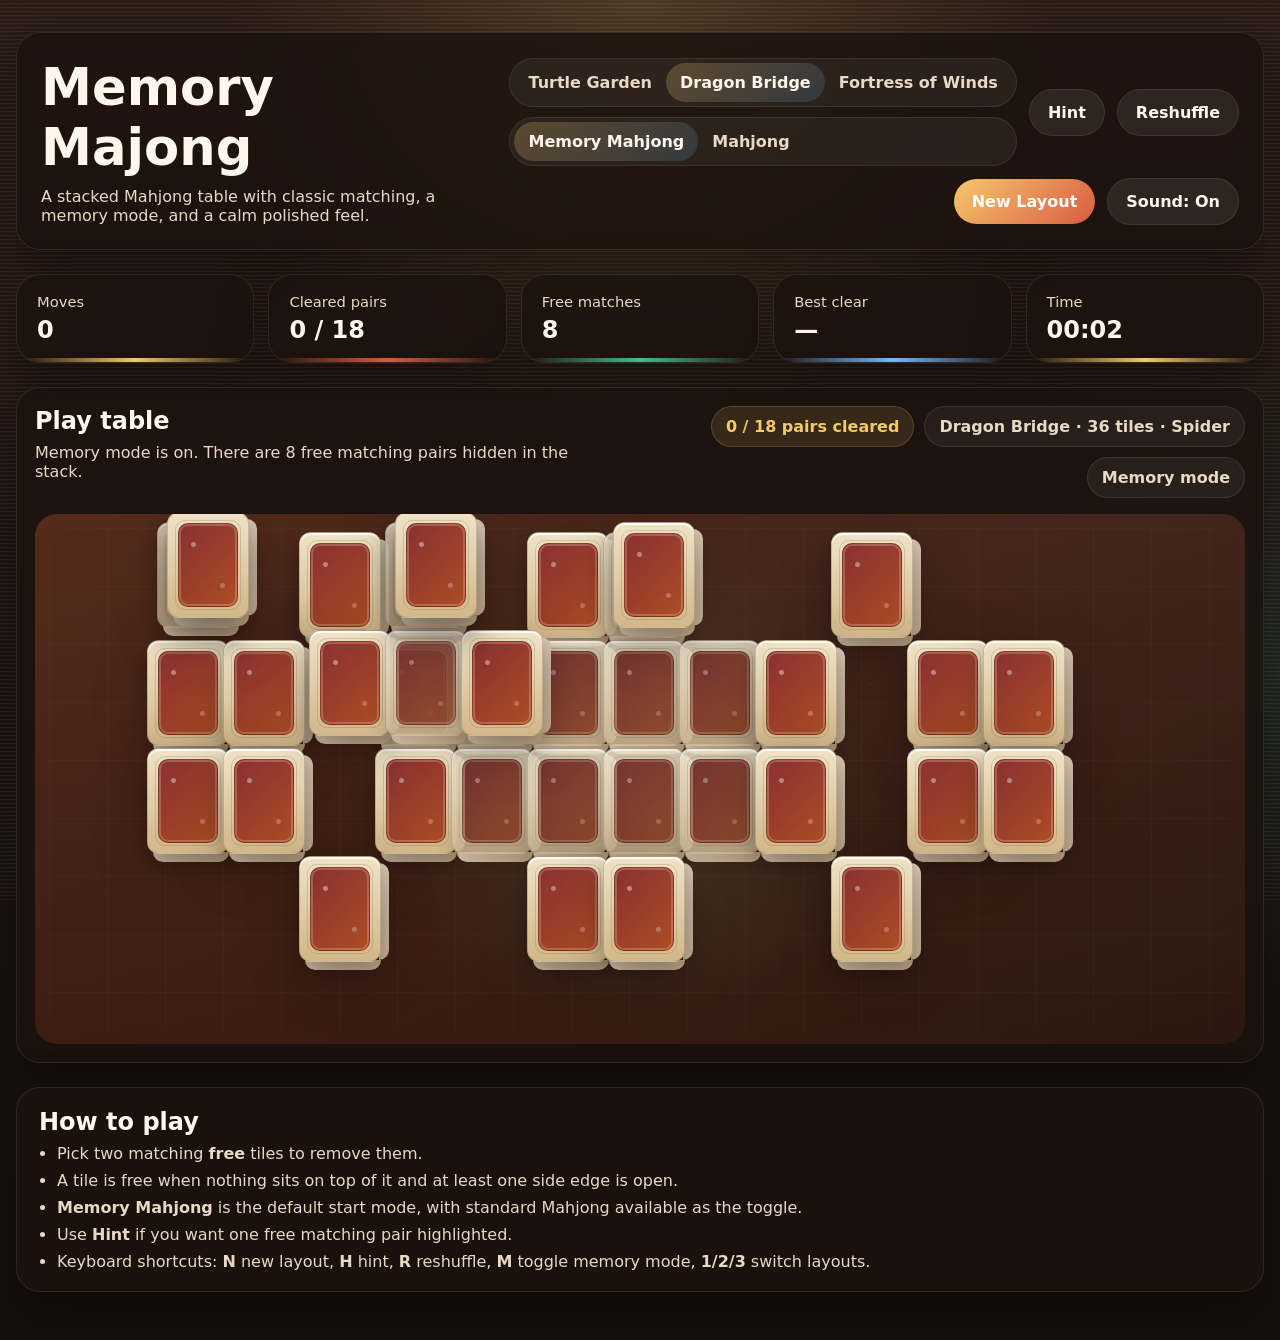
<file: index.html>
<!doctype html>
<html lang="en">
  <head>
    <meta charset="UTF-8" />
    <meta name="viewport" content="width=device-width, initial-scale=1.0" />
    <title>Memory Majong</title>
    <meta name="theme-color" content="#13261d" />
    <meta name="apple-mobile-web-app-capable" content="yes" />
    <meta name="apple-mobile-web-app-status-bar-style" content="black-translucent" />
    <meta name="apple-mobile-web-app-title" content="Memory Majong" />
    <meta name="description" content="A calm Mahjong table with classic matching, memory mode, and installable offline-friendly play." />
    <link rel="manifest" href="manifest.webmanifest" />
    <link rel="icon" href="icons/icon.svg" type="image/svg+xml" />
    <link rel="apple-touch-icon" href="icons/icon.svg" />
    <link rel="stylesheet" href="styles.css" />
  </head>
  <body>
    <main class="app">
      <header class="hero">
        <div class="hero-copy">
          <h1>Memory Majong</h1>
          <p class="subtitle">A stacked Mahjong table with classic matching, a memory mode, and a calm polished feel.</p>
        </div>

        <div class="hero-actions">
          <div class="picker-stack">
            <div class="mode-picker" role="group" aria-label="Layout difficulty">
              <button class="mode-button layout-button is-active" data-layout="easy" type="button">Turtle Garden</button>
              <button class="mode-button layout-button" data-layout="classic" type="button">Dragon Bridge</button>
              <button class="mode-button layout-button" data-layout="grand" type="button">Fortress of Winds</button>
            </div>
            <div class="mode-picker" role="group" aria-label="Game mode">
              <button class="mode-button game-mode-button is-active" data-game-mode="memory" type="button">Memory Mahjong</button>
              <button class="mode-button game-mode-button" data-game-mode="normal" type="button">Mahjong</button>
            </div>
          </div>
          <button id="hint-button" class="secondary-button" type="button">Hint</button>
          <button id="reshuffle-button" class="secondary-button" type="button">Reshuffle</button>
          <button id="new-game" class="primary-button" type="button">New Layout</button>
          <button id="sound-toggle" class="secondary-button" type="button" aria-pressed="true">Sound: On</button>
        </div>
      </header>

      <section class="stats" aria-label="Game status">
        <div class="stat-card accent-gold">
          <span class="stat-label">Moves</span>
          <strong id="moves">0</strong>
        </div>
        <div class="stat-card accent-red">
          <span class="stat-label">Cleared pairs</span>
          <strong id="matches">0 / 18</strong>
        </div>
        <div class="stat-card accent-green">
          <span class="stat-label">Free matches</span>
          <strong id="streak">0</strong>
        </div>
        <div class="stat-card accent-blue">
          <span class="stat-label">Best clear</span>
          <strong id="best-score">—</strong>
        </div>
        <div class="stat-card accent-gold">
          <span class="stat-label">Time</span>
          <strong id="elapsed-time">00:00</strong>
        </div>
      </section>

      <section class="table-shell">
        <div class="table-top">
          <div>
            <h2>Play table</h2>
            <p id="status-text" class="table-subtitle">Only free tiles can be lifted — a tile needs open air above and a free left or right edge.</p>
          </div>
          <div class="top-pills">
            <div id="progress-pill" class="progress-pill">0 / 18 pairs cleared</div>
            <div id="layout-pill" class="ghost-pill">Dragon Bridge</div>
            <div id="game-mode-pill" class="ghost-pill">Classic mode</div>
          </div>
        </div>

        <div class="board-wrap">
          <div id="board" class="board" aria-label="Mahjong solitaire board" role="grid"></div>
          <div id="table-glow" class="table-glow" aria-hidden="true"></div>
        </div>
      </section>

      <section class="how-to">
        <h2>How to play</h2>
        <ul>
          <li>Pick two matching <strong>free</strong> tiles to remove them.</li>
          <li>A tile is free when nothing sits on top of it and at least one side edge is open.</li>
          <li><strong>Memory Mahjong</strong> is the default start mode, with standard Mahjong available as the toggle.</li>
          <li>Use <strong>Hint</strong> if you want one free matching pair highlighted.</li>
          <li>Keyboard shortcuts: <strong>N</strong> new layout, <strong>H</strong> hint, <strong>R</strong> reshuffle, <strong>M</strong> toggle memory mode, <strong>1/2/3</strong> switch layouts.</li>
        </ul>
      </section>
    </main>

    <dialog id="win-dialog" class="win-dialog">
      <form method="dialog" class="win-card">
        <p class="eyebrow">Beautiful work</p>
        <h2>You cleared the table 🎉</h2>
        <p id="win-summary"></p>
        <div class="dialog-actions">
          <button class="primary-button" id="play-again" value="play-again">Play again</button>
          <button class="secondary-button" value="close">Close</button>
        </div>
      </form>
    </dialog>

    <script type="module" src="game.js"></script>
  </body>
</html>
</file>
<file: styles.css>
:root {
  color-scheme: dark;
  --bg: #1a120d;
  --bg-2: #2b1d16;
  --panel: rgba(28, 18, 14, 0.84);
  --panel-soft: rgba(255, 248, 235, 0.08);
  --text: #fff7ed;
  --muted: #e7d9c6;
  --gold: #f5c86b;
  --red: #d95b43;
  --jade: #43bf8f;
  --blue: #74baff;
  --shadow: 0 18px 50px rgba(0, 0, 0, 0.35);
  --tile-width: 82px;
  --tile-height: 106px;
  --step-x: 38px;
  --step-y: 54px;
  --lift-x: 10px;
  --lift-y: 10px;
}

* { box-sizing: border-box; }
body {
  margin: 0;
  min-height: 100vh;
  font-family: Inter, ui-sans-serif, system-ui, -apple-system, BlinkMacSystemFont, "Segoe UI", sans-serif;
  color: var(--text);
  background:
    radial-gradient(circle at top, rgba(245, 200, 107, 0.18), transparent 28%),
    radial-gradient(circle at right, rgba(60, 191, 138, 0.12), transparent 22%),
    linear-gradient(180deg, #2a1b15 0%, #140f0c 100%);
}
body::before {
  content: "";
  position: fixed;
  inset: 0;
  pointer-events: none;
  opacity: 0.08;
  background-image: linear-gradient(transparent 0, transparent calc(100% - 1px), rgba(255,255,255,0.8) calc(100% - 1px));
  background-size: 100% 4px;
}
body::after {
  content: "";
  position: fixed;
  inset: 0;
  pointer-events: none;
  opacity: 0.24;
  background:
    radial-gradient(circle at 12% 18%, rgba(255,255,255,0.16) 0 1px, transparent 2px),
    radial-gradient(circle at 84% 22%, rgba(255,255,255,0.14) 0 1px, transparent 2px),
    radial-gradient(circle at 68% 76%, rgba(245,200,107,0.16) 0 1px, transparent 2px),
    radial-gradient(circle at 24% 82%, rgba(105,183,255,0.12) 0 1px, transparent 2px);
}
button { font: inherit; touch-action: manipulation; }
.app { width: min(1280px, calc(100% - 32px)); margin: 0 auto; padding: 32px 0 48px; }
.hero,.stat-card,.table-shell,.how-to,.win-card {
  background: var(--panel);
  backdrop-filter: blur(16px);
  border: 1px solid rgba(255, 248, 235, 0.09);
  border-radius: 24px;
  box-shadow: var(--shadow);
}
.hero { display: flex; justify-content: space-between; align-items: end; gap: 20px; margin-bottom: 24px; padding: 24px; }
.hero-actions { display:flex; gap:12px; flex-wrap:wrap; justify-content:end; align-items:center; }
.picker-stack { display:flex; flex-direction:column; gap:10px; }
.eyebrow { margin:0 0 6px; color:var(--gold); font-size:.8rem; font-weight:700; letter-spacing:.12em; text-transform:uppercase; }
h1,h2,p { margin-top:0; }
h1 { margin-bottom:10px; font-size:clamp(2rem,4vw,3.5rem); }
h2 { margin-bottom:8px; }
.subtitle,.table-subtitle,.how-to ul { color:var(--muted); }
.subtitle { margin-bottom:0; max-width:58ch; }
.mode-picker {
  display:inline-flex; padding:4px; border-radius:999px; background:rgba(255,255,255,0.05); border:1px solid rgba(255,255,255,0.08);
  flex-wrap: wrap;
}
.mode-button {
  border:0; background:transparent; color:var(--muted); padding:10px 14px; border-radius:999px; cursor:pointer; font-weight:700;
}
.mode-button.is-active { background:linear-gradient(135deg, rgba(245,200,107,.24), rgba(105,183,255,.15)); color:var(--text); }
.stats { display:grid; grid-template-columns:repeat(auto-fit,minmax(150px,1fr)); gap:14px; margin-bottom:24px; }
.stat-card { padding:18px 20px; position:relative; overflow:hidden; }
.stat-card::after { content:""; position:absolute; inset:auto 0 0 0; height:4px; }
.accent-gold::after { background: linear-gradient(90deg, transparent, var(--gold), transparent); }
.accent-red::after { background: linear-gradient(90deg, transparent, var(--red), transparent); }
.accent-green::after { background: linear-gradient(90deg, transparent, var(--jade), transparent); }
.accent-blue::after { background: linear-gradient(90deg, transparent, var(--blue), transparent); }
.stat-label { display:block; margin-bottom:6px; color:var(--muted); font-size:.92rem; }
.stat-card strong { font-size:1.5rem; }
.table-shell { padding:18px; }
.table-top { display:flex; justify-content:space-between; align-items:center; gap:16px; margin-bottom:16px; }
.top-pills { display:flex; gap:10px; flex-wrap:wrap; justify-content:end; }
.progress-pill,.ghost-pill {
  border-radius:999px; padding:10px 14px; font-weight:700; white-space:nowrap;
}
.progress-pill { background:rgba(245, 200, 107, 0.12); border:1px solid rgba(245, 200, 107, 0.18); color:var(--gold); }
.ghost-pill { background:rgba(255,255,255,0.05); border:1px solid rgba(255,255,255,0.09); color:var(--muted); }
.board-wrap {
  position:relative; padding:18px; border-radius:22px; overflow:auto;
  display:flex;
  justify-content:center;
  align-items:flex-start;
  -webkit-overflow-scrolling: touch;
  overscroll-behavior: contain;
  touch-action: pan-x pan-y;
  background:
    radial-gradient(circle at center, rgba(60, 191, 138, 0.09), transparent 40%),
    linear-gradient(180deg, rgba(255,255,255,0.03), rgba(0,0,0,0.12)),
    linear-gradient(135deg, rgba(88, 41, 23, 0.85), rgba(53, 28, 20, 0.92));
}
.board-wrap::before {
  content: "";
  position: absolute;
  inset: 14px;
  border-radius: 18px;
  background:
    linear-gradient(90deg, rgba(255,255,255,0.025) 1px, transparent 1px),
    linear-gradient(rgba(255,255,255,0.025) 1px, transparent 1px);
  background-size: 58px 58px;
  pointer-events: none;
}
.table-glow {
  position:absolute; inset:-20% -10%; pointer-events:none; background:radial-gradient(circle at center, rgba(245,200,107,.08), transparent 30%);
  opacity:.8; animation: pulse 5.5s ease-in-out infinite;
}
@keyframes pulse { 0%,100% { transform:scale(1); opacity:.45; } 50% { transform:scale(1.08); opacity:.8; } }
@keyframes pairCelebrateLeft {
  0% { transform: translateY(0) scale(1); }
  45% { transform: translate(12px, -6px) scale(1.04); }
  100% { transform: translate(22px, -10px) scale(0.96); opacity: 0; }
}
@keyframes pairCelebrateRight {
  0% { transform: translateY(0) scale(1); }
  45% { transform: translate(-12px, -6px) scale(1.04); }
  100% { transform: translate(-22px, -10px) scale(0.96); opacity: 0; }
}
.board {
  position: relative;
  z-index: 1;
  width: calc(var(--board-width) + 48px);
  height: calc(var(--board-height) + 48px);
  min-width: calc(var(--board-width) + 48px);
  min-height: calc(var(--board-height) + 48px);
  flex: 0 0 auto;
}
.tile {
  position:absolute;
  width: var(--tile-width);
  height: var(--tile-height);
  padding: 0;
  border: 0;
  background: transparent;
  cursor: pointer;
  transform: translateY(0);
  transition: transform 160ms ease, filter 180ms ease, opacity 180ms ease;
}
.tile:hover:not(:disabled) { transform: translateY(-4px); }
.tile.is-celebrating-left {
  animation: pairCelebrateLeft 360ms ease forwards;
}
.tile.is-celebrating-right {
  animation: pairCelebrateRight 360ms ease forwards;
}
.tile:disabled { cursor: default; }
.tile:focus-visible { outline: 3px solid #fde68a; outline-offset: 5px; }
.tile.is-removed { opacity: 0; pointer-events: none; transform: scale(0.92); }
.tile.is-free .tile-face { filter: drop-shadow(0 10px 24px rgba(0,0,0,.25)); }
.tile.is-selected .tile-face { transform: translate(-4px, -4px); box-shadow: 0 0 0 2px rgba(245,200,107,.65), 0 18px 28px rgba(0,0,0,.28); }
.tile.is-hinted .tile-face { box-shadow: 0 0 0 2px rgba(116,186,255,.7), 0 0 24px rgba(116,186,255,.24); }
.tile.is-blocked .tile-face { opacity: .84; filter: saturate(.8); }
.tile.is-concealed .tile-face { background: linear-gradient(180deg, #efe3c7 0%, #d2b789 100%); }
.tile.is-top .tile-face { box-shadow: 0 18px 28px rgba(0,0,0,.28); }
.tile-side,
.tile-front-edge,
.tile-face {
  position:absolute;
  border-radius: 12px;
}
.tile-face {
  inset: 0;
  background: linear-gradient(180deg, #fffdf8 0%, #f5eddd 78%, #ead8bf 100%);
  border: 1px solid rgba(69, 48, 35, 0.22);
  box-shadow: 0 12px 20px rgba(0,0,0,.18), inset 0 2px 0 rgba(255,255,255,.95);
  overflow: hidden;
}
.tile-face::before {
  content: "";
  position:absolute;
  inset: 7px;
  border-radius: 10px;
  border: 1px solid rgba(69,48,35,.13);
}
.tile-face--back::before {
  border-color: rgba(91, 57, 26, 0.18);
}
.tile-side {
  top: 7px;
  right: -8px;
  width: 10px;
  height: calc(100% - 9px);
  border-radius: 0 10px 10px 0;
  background: linear-gradient(180deg, #dccbb5 0%, #cbb498 100%);
}
.tile-back-pattern {
  position: absolute;
  inset: 10px;
  border-radius: 10px;
  background:
    radial-gradient(circle at 25% 25%, rgba(255,255,255,0.38) 0 2px, transparent 3px),
    radial-gradient(circle at 75% 75%, rgba(255,255,255,0.24) 0 2px, transparent 3px),
    linear-gradient(135deg, rgba(129, 34, 38, 0.92), rgba(169, 71, 31, 0.95));
  border: 1px solid rgba(91, 30, 22, 0.28);
  box-shadow: inset 0 0 0 2px rgba(255, 240, 214, 0.22);
}
.tile-front-edge {
  left: 6px;
  right: 0;
  bottom: -8px;
  height: 10px;
  border-radius: 0 0 12px 12px;
  background: linear-gradient(90deg, #dbc7ae 0%, #c6ab89 100%);
}
.tile-ink {
  position:absolute;
  inset: 0;
  padding:10px 8px;
}
.tile-pip,
.tile-honor {
  position: absolute;
}
.tile-pip {
  width: 16px;
  height: 16px;
  transform: translate(-50%, -50%);
}
.tile-pip-core {
  position: absolute;
  inset: 0;
}
.tile-pip--circle .tile-pip-core {
  border-radius: 50%;
  background: radial-gradient(circle at 35% 35%, rgba(255,255,255,0.92) 0 22%, currentColor 23% 66%, rgba(13, 34, 70, 0.92) 67% 100%);
  box-shadow: inset 0 1px 1px rgba(255,255,255,0.45), 0 1px 2px rgba(0,0,0,0.18);
}
.tile-pip--bamboo {
  width: 14px;
  height: 22px;
}
.tile-pip--bamboo .tile-pip-core {
  border-radius: 999px;
  background: linear-gradient(180deg, rgba(255,255,255,0.55), rgba(255,255,255,0.08) 22%), currentColor;
  box-shadow: inset 0 -1px 0 rgba(0,0,0,0.14), inset 0 1px 0 rgba(255,255,255,0.3), 0 1px 2px rgba(0,0,0,0.14);
}
.tile-pip--bamboo .tile-pip-core::before,
.tile-pip--bamboo .tile-pip-core::after {
  content: "";
  position: absolute;
  left: 2px;
  right: 2px;
  height: 2px;
  border-radius: 999px;
  background: rgba(255,255,255,0.35);
}
.tile-pip--bamboo .tile-pip-core::before { top: 5px; }
.tile-pip--bamboo .tile-pip-core::after { bottom: 5px; }
.tile-pip--top-left { left: 25%; top: 21%; }
.tile-pip--top-center { left: 50%; top: 18%; }
.tile-pip--top-right { left: 75%; top: 21%; }
.tile-pip--mid-left { left: 25%; top: 50%; }
.tile-pip--center { left: 50%; top: 50%; }
.tile-pip--mid-right { left: 75%; top: 50%; }
.tile-pip--bottom-left { left: 25%; top: 79%; }
.tile-pip--bottom-center { left: 50%; top: 82%; }
.tile-pip--bottom-right { left: 75%; top: 79%; }
.tile-honor {
  inset: 10px;
  display: flex;
  align-items: center;
  justify-content: center;
  border-radius: 14px;
  background: radial-gradient(circle at 50% 35%, rgba(255,255,255,0.42), transparent 48%);
}
.tile-honor-mark {
  font-size: 3.55rem;
  line-height: 1;
  filter: drop-shadow(0 2px 2px rgba(0,0,0,.18));
}
.tile-honor--jade .tile-honor-mark { color: #178866; }
.tile-honor--blue .tile-honor-mark { color: #2668c8; }
.tile-honor--red .tile-honor-mark { color: #c43e30; }
.tile-honor--gold .tile-honor-mark { color: #a27618; }
.tile[data-accent="jade"] .tile-pip { color: #178866; }
.tile[data-accent="blue"] .tile-pip { color: #2668c8; }
.tile[data-accent="red"] .tile-pip { color: #c43e30; }
.tile[data-accent="gold"] .tile-pip { color: #a27618; }
.primary-button,.secondary-button {
  appearance:none; border:0; border-radius:999px; padding:13px 18px; font-weight:700; cursor:pointer;
}
.primary-button { background:linear-gradient(135deg, var(--gold), var(--red)); color:white; }
.secondary-button { background:var(--panel-soft); color:var(--text); border:1px solid rgba(255,255,255,0.08); }
.secondary-button:disabled,.mode-button:disabled { opacity:.45; cursor:not-allowed; }
.how-to { margin-top:24px; padding:20px 22px; }
.how-to ul { margin:0; padding-left:18px; }
.how-to li + li { margin-top:8px; }
.win-dialog { border:0; padding:0; background:transparent; }
.win-dialog::backdrop { background:rgba(2,6,23,.7); backdrop-filter:blur(6px); }
.win-card { width:min(92vw,430px); padding:28px; }
.dialog-actions { display:flex; gap:12px; margin-top:22px; }
@media (max-width:900px) {
  :root {
    --tile-width: 74px;
    --tile-height: 96px;
    --step-x: 34px;
    --step-y: 49px;
    --lift-x: 8px;
    --lift-y: 8px;
  }

  .app { width:min(100% - 20px,840px); padding-top:22px; }
  .hero,.table-top { flex-direction:column; align-items:stretch; }
  .hero-actions,.top-pills { justify-content:stretch; }
  .hero-actions > button,
  .picker-stack,
  .mode-picker {
    width: 100%;
  }
  .mode-picker { justify-content:space-between; }
  .mode-button,
  .primary-button,
  .secondary-button {
    min-height: 46px;
  }
  .stats { grid-template-columns: repeat(2, minmax(0, 1fr)); }
}
@media (max-width:640px) {
  :root {
    --tile-width: 66px;
    --tile-height: 88px;
    --step-x: 30px;
    --step-y: 45px;
    --lift-x: 7px;
    --lift-y: 7px;
  }

  .board-wrap { padding:12px 8px; }
  .board-wrap::before { inset: 8px; background-size: 42px 42px; }
  .dialog-actions,.hero-actions { flex-direction:column; }
  .mode-picker { gap: 6px; }
  .mode-button {
    flex: 1 1 calc(50% - 6px);
    text-align: center;
    padding: 10px 12px;
  }
  .stat-card { padding:16px; }
  .stat-card strong { font-size:1.25rem; }
  .tile-glyph { font-size: 3rem; }
  .how-to { padding:18px; }
}
@media (max-width:480px) {
  :root {
    --tile-width: 58px;
    --tile-height: 78px;
    --step-x: 26px;
    --step-y: 39px;
    --lift-x: 6px;
    --lift-y: 6px;
  }

  .app { width: min(100% - 12px, 520px); }
  .hero, .table-shell, .how-to, .stat-card, .win-card { border-radius: 18px; }
  .hero { padding: 18px; }
  h1 { font-size: 1.7rem; }
  .stats { grid-template-columns: 1fr; gap: 10px; }
  .progress-pill, .ghost-pill { white-space: normal; }
  .table-shell { padding: 12px; }
  .tile-glyph { font-size: 2.5rem; }
}

@media (prefers-reduced-motion: reduce) {
  *, *::before, *::after {
    animation-duration: 0.01ms !important;
    animation-iteration-count: 1 !important;
    transition-duration: 0.01ms !important;
    scroll-behavior: auto !important;
  }

  .table-glow {
    animation: none !important;
  }
}
</file>
